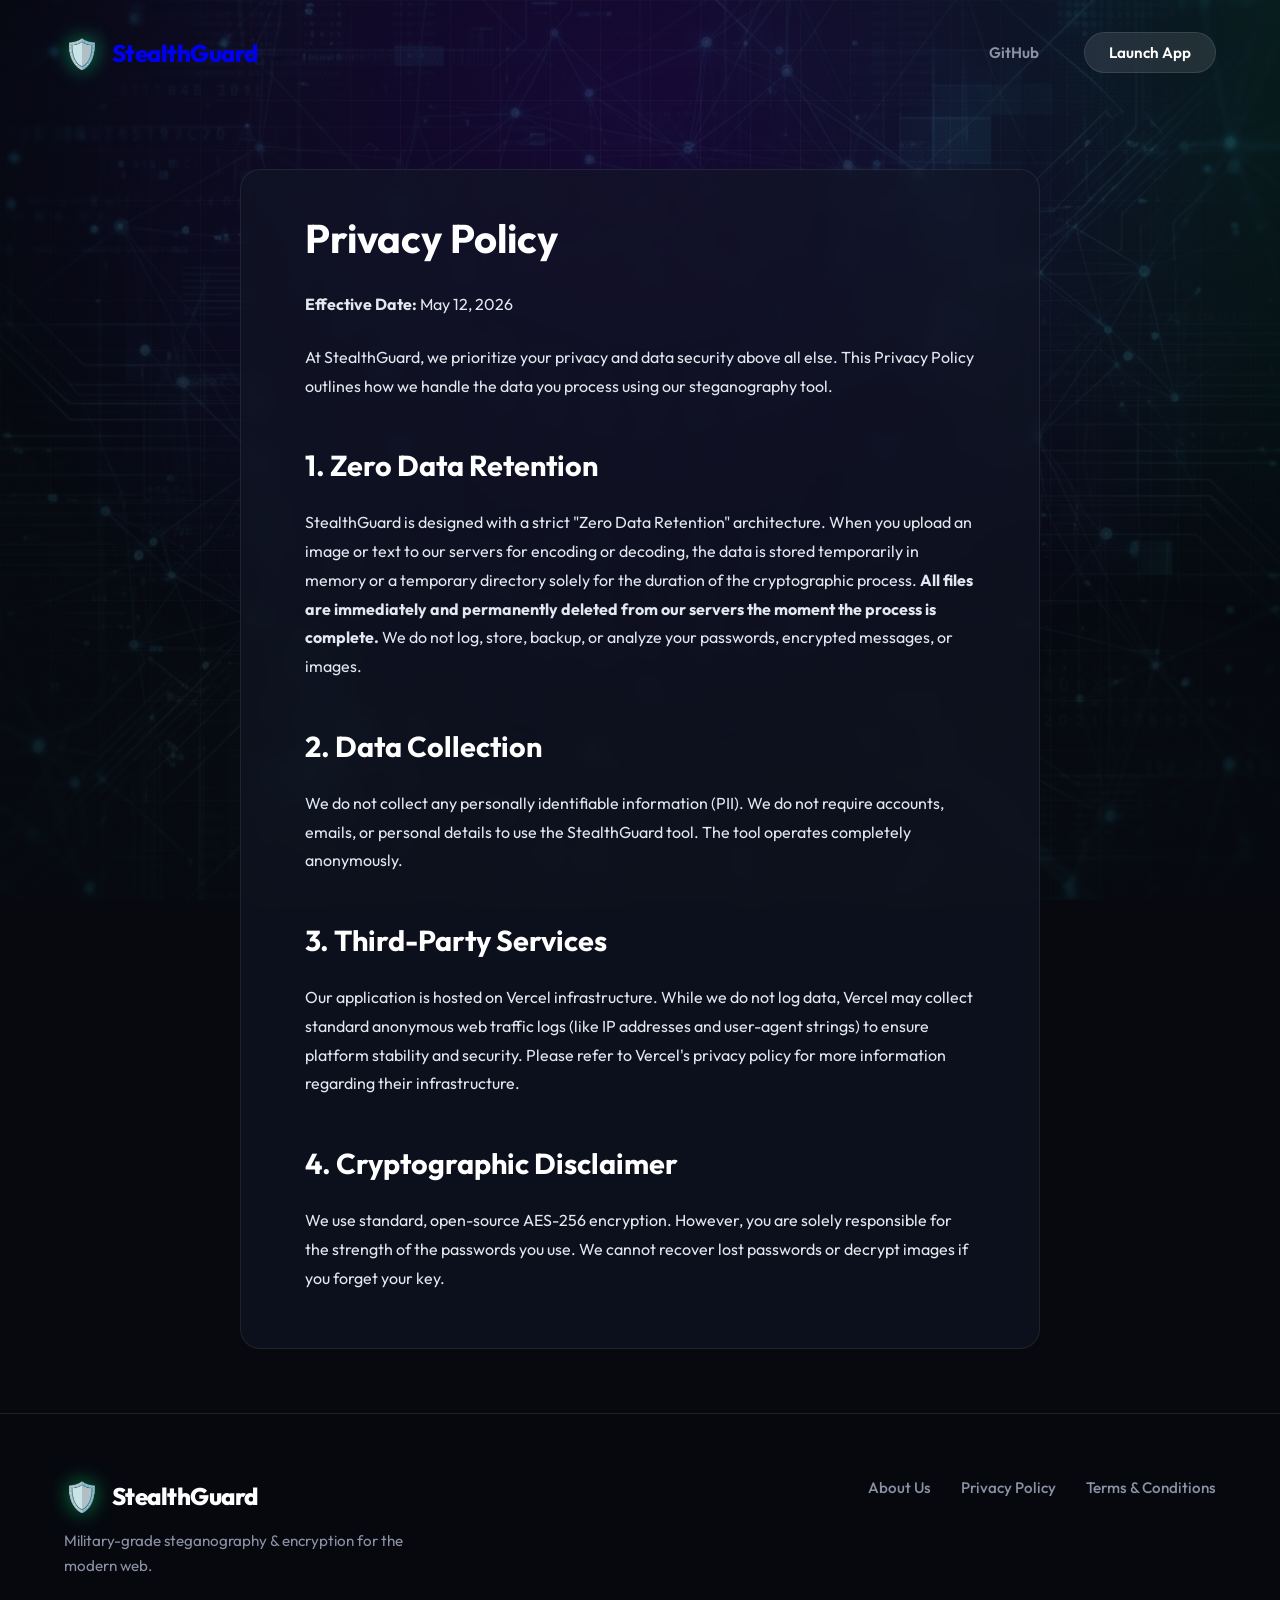
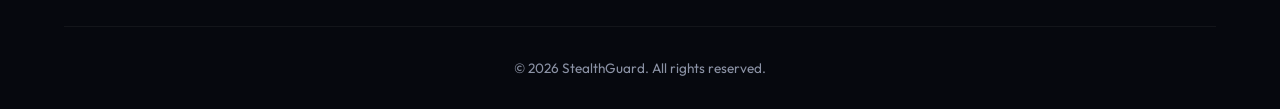
<file: templates/privacy.html>
<!DOCTYPE html>
<html lang="en">
<head>
    <meta charset="UTF-8">
    <meta name="viewport" content="width=device-width, initial-scale=1.0">
    <title>Privacy Policy | StealthGuard</title>
    <!-- Google Fonts -->
    <link href="https://fonts.googleapis.com/css2?family=Outfit:wght@300;400;600;800&family=JetBrains+Mono:wght@400;700&display=swap" rel="stylesheet">
    <link rel="stylesheet" href="/static/landing.css">
    <style>
        .page-content { max-width: 800px; margin: 4rem auto; padding: 2rem 5%; background: rgba(18, 22, 38, 0.6); border: 1px solid rgba(255, 255, 255, 0.08); border-radius: 20px; backdrop-filter: blur(10px); line-height: 1.8; color: #e2e8f0; }
        .page-content h1 { font-size: 2.5rem; margin-bottom: 1rem; color: #fff; }
        .page-content h2 { font-size: 1.8rem; margin-top: 2.5rem; margin-bottom: 1rem; color: #fff; }
        .page-content p { margin-bottom: 1.5rem; }
    </style>
</head>
<body>
    <div class="bg-gradient"></div>
    <div class="grid-overlay"></div>

    <nav class="navbar">
        <a href="/" style="text-decoration: none;" class="logo">
            <span class="logo-icon">🛡️</span>
            <span class="logo-text">StealthGuard</span>
        </a>
        <div class="nav-links">
            <a href="https://github.com/abhishek5356863-sketch/image-watermark" target="_blank" class="nav-btn secondary">GitHub</a>
            <a href="/app" class="nav-btn primary">Launch App</a>
        </div>
    </nav>

    <main class="page-content">
        <h1>Privacy Policy</h1>
        <p><strong>Effective Date:</strong> May 12, 2026</p>
        <p>At StealthGuard, we prioritize your privacy and data security above all else. This Privacy Policy outlines how we handle the data you process using our steganography tool.</p>
        
        <h2>1. Zero Data Retention</h2>
        <p>StealthGuard is designed with a strict "Zero Data Retention" architecture. When you upload an image or text to our servers for encoding or decoding, the data is stored temporarily in memory or a temporary directory solely for the duration of the cryptographic process. <strong>All files are immediately and permanently deleted from our servers the moment the process is complete.</strong> We do not log, store, backup, or analyze your passwords, encrypted messages, or images.</p>

        <h2>2. Data Collection</h2>
        <p>We do not collect any personally identifiable information (PII). We do not require accounts, emails, or personal details to use the StealthGuard tool. The tool operates completely anonymously.</p>

        <h2>3. Third-Party Services</h2>
        <p>Our application is hosted on Vercel infrastructure. While we do not log data, Vercel may collect standard anonymous web traffic logs (like IP addresses and user-agent strings) to ensure platform stability and security. Please refer to Vercel's privacy policy for more information regarding their infrastructure.</p>

        <h2>4. Cryptographic Disclaimer</h2>
        <p>We use standard, open-source AES-256 encryption. However, you are solely responsible for the strength of the passwords you use. We cannot recover lost passwords or decrypt images if you forget your key.</p>
    </main>

    <footer class="footer">
        <div class="footer-content">
            <div class="footer-brand">
                <div class="logo">
                    <span class="logo-icon">🛡️</span>
                    <span class="logo-text">StealthGuard</span>
                </div>
                <p class="footer-tagline">Military-grade steganography & encryption for the modern web.</p>
            </div>
            <div class="footer-links">
                <a href="/about">About Us</a>
                <a href="/privacy">Privacy Policy</a>
                <a href="/terms">Terms & Conditions</a>
            </div>
        </div>
        <div class="footer-bottom">
            <p>&copy; 2026 StealthGuard. All rights reserved.</p>
        </div>
    </footer>
</body>
</html>
</file>
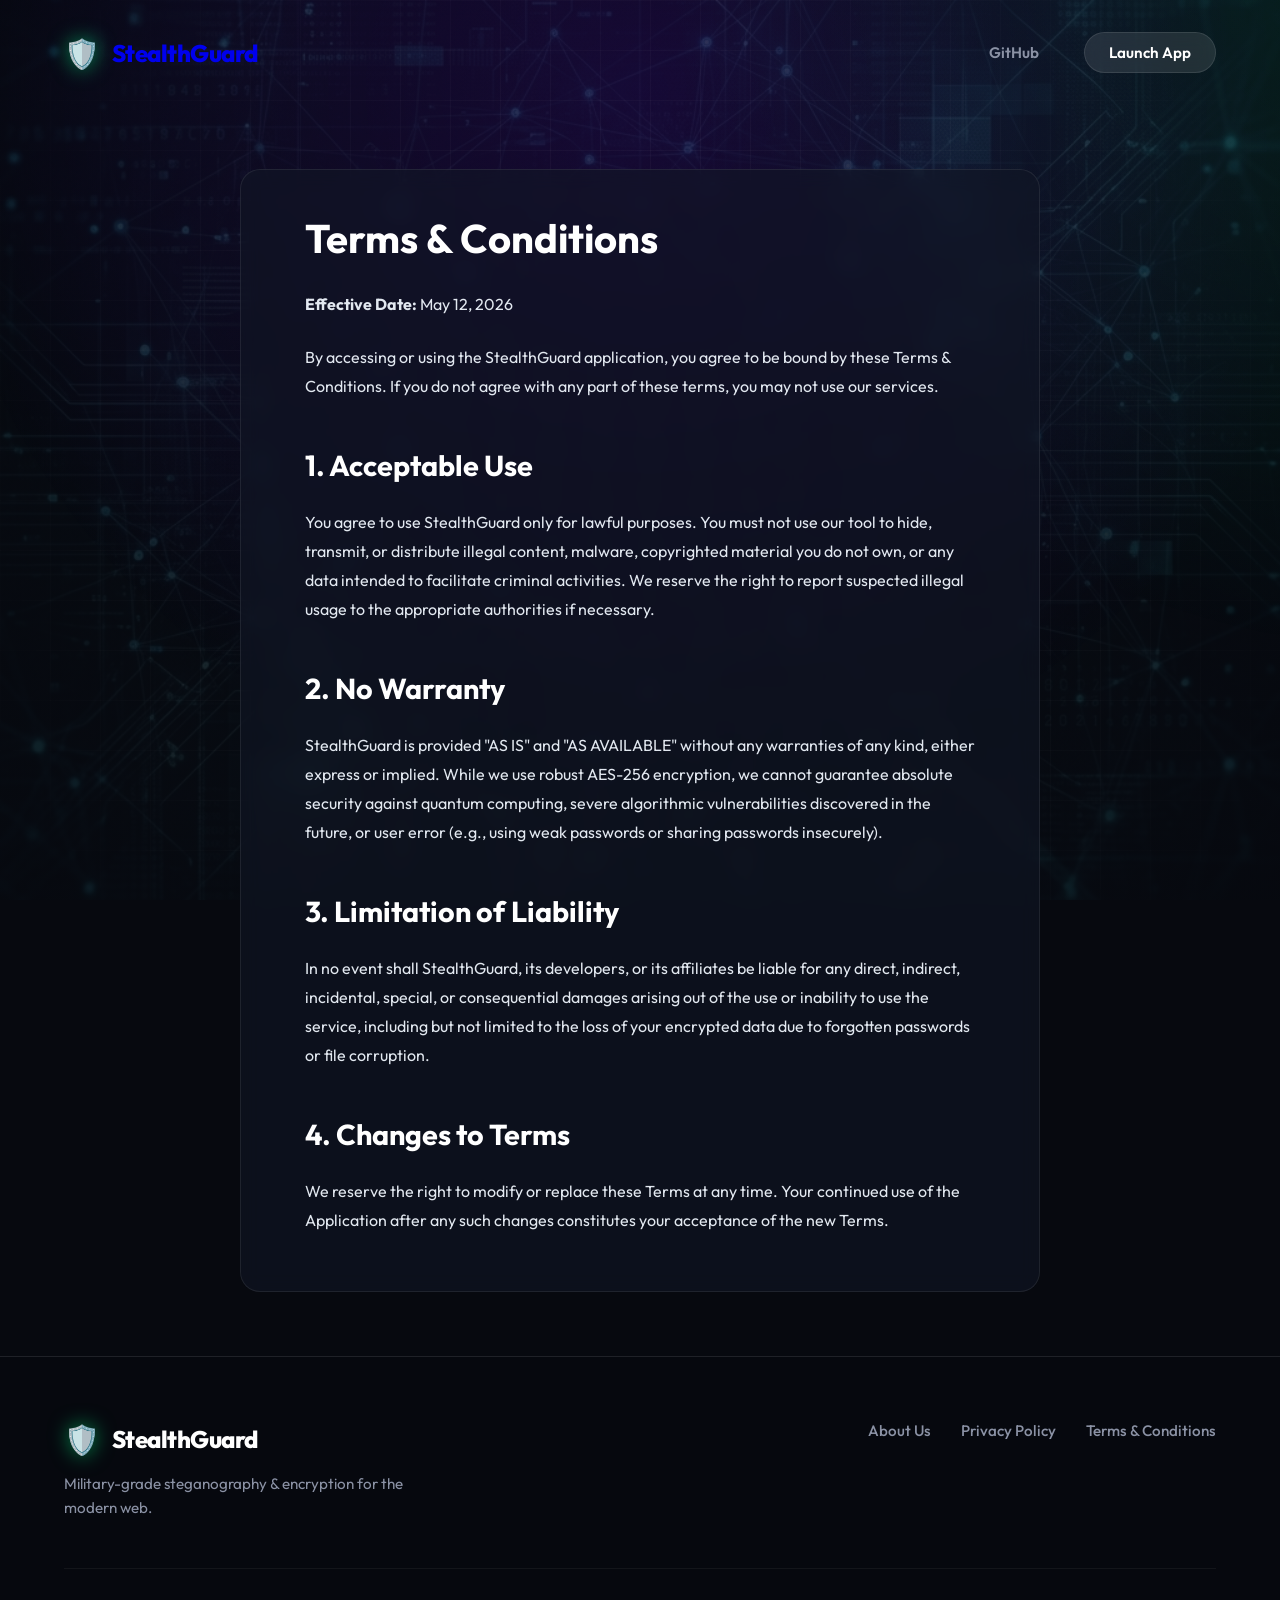
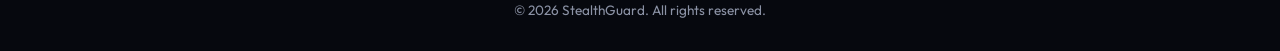
<file: templates/terms.html>
<!DOCTYPE html>
<html lang="en">
<head>
    <meta charset="UTF-8">
    <meta name="viewport" content="width=device-width, initial-scale=1.0">
    <title>Terms & Conditions | StealthGuard</title>
    <!-- Google Fonts -->
    <link href="https://fonts.googleapis.com/css2?family=Outfit:wght@300;400;600;800&family=JetBrains+Mono:wght@400;700&display=swap" rel="stylesheet">
    <link rel="stylesheet" href="/static/landing.css">
    <style>
        .page-content { max-width: 800px; margin: 4rem auto; padding: 2rem 5%; background: rgba(18, 22, 38, 0.6); border: 1px solid rgba(255, 255, 255, 0.08); border-radius: 20px; backdrop-filter: blur(10px); line-height: 1.8; color: #e2e8f0; }
        .page-content h1 { font-size: 2.5rem; margin-bottom: 1rem; color: #fff; }
        .page-content h2 { font-size: 1.8rem; margin-top: 2.5rem; margin-bottom: 1rem; color: #fff; }
        .page-content p { margin-bottom: 1.5rem; }
    </style>
</head>
<body>
    <div class="bg-gradient"></div>
    <div class="grid-overlay"></div>

    <nav class="navbar">
        <a href="/" style="text-decoration: none;" class="logo">
            <span class="logo-icon">🛡️</span>
            <span class="logo-text">StealthGuard</span>
        </a>
        <div class="nav-links">
            <a href="https://github.com/abhishek5356863-sketch/image-watermark" target="_blank" class="nav-btn secondary">GitHub</a>
            <a href="/app" class="nav-btn primary">Launch App</a>
        </div>
    </nav>

    <main class="page-content">
        <h1>Terms & Conditions</h1>
        <p><strong>Effective Date:</strong> May 12, 2026</p>
        <p>By accessing or using the StealthGuard application, you agree to be bound by these Terms & Conditions. If you do not agree with any part of these terms, you may not use our services.</p>
        
        <h2>1. Acceptable Use</h2>
        <p>You agree to use StealthGuard only for lawful purposes. You must not use our tool to hide, transmit, or distribute illegal content, malware, copyrighted material you do not own, or any data intended to facilitate criminal activities. We reserve the right to report suspected illegal usage to the appropriate authorities if necessary.</p>

        <h2>2. No Warranty</h2>
        <p>StealthGuard is provided "AS IS" and "AS AVAILABLE" without any warranties of any kind, either express or implied. While we use robust AES-256 encryption, we cannot guarantee absolute security against quantum computing, severe algorithmic vulnerabilities discovered in the future, or user error (e.g., using weak passwords or sharing passwords insecurely).</p>

        <h2>3. Limitation of Liability</h2>
        <p>In no event shall StealthGuard, its developers, or its affiliates be liable for any direct, indirect, incidental, special, or consequential damages arising out of the use or inability to use the service, including but not limited to the loss of your encrypted data due to forgotten passwords or file corruption.</p>

        <h2>4. Changes to Terms</h2>
        <p>We reserve the right to modify or replace these Terms at any time. Your continued use of the Application after any such changes constitutes your acceptance of the new Terms.</p>
    </main>

    <footer class="footer">
        <div class="footer-content">
            <div class="footer-brand">
                <div class="logo">
                    <span class="logo-icon">🛡️</span>
                    <span class="logo-text">StealthGuard</span>
                </div>
                <p class="footer-tagline">Military-grade steganography & encryption for the modern web.</p>
            </div>
            <div class="footer-links">
                <a href="/about">About Us</a>
                <a href="/privacy">Privacy Policy</a>
                <a href="/terms">Terms & Conditions</a>
            </div>
        </div>
        <div class="footer-bottom">
            <p>&copy; 2026 StealthGuard. All rights reserved.</p>
        </div>
    </footer>
</body>
</html>
</file>
<file: static/landing.css>
:root {
    --bg-dark: #07090f;
    --primary: #00ff88;
    --primary-glow: rgba(0, 255, 136, 0.5);
    --secondary: #7000ff;
    --text-main: #ffffff;
    --text-muted: #8b92a5;
    --card-bg: rgba(20, 23, 38, 0.6);
    --border: rgba(255, 255, 255, 0.1);
    --transition: all 0.4s cubic-bezier(0.25, 0.8, 0.25, 1);
}

* {
    margin: 0;
    padding: 0;
    box-sizing: border-box;
}

body {
    font-family: 'Outfit', sans-serif;
    background-color: var(--bg-dark);
    background-image: 
        linear-gradient(rgba(7, 9, 15, 0.8), rgba(7, 9, 15, 0.9)),
        url('/static/bg.png');
    background-size: cover;
    background-position: center;
    background-attachment: fixed;
    color: var(--text-main);
    min-height: 100vh;
    overflow-x: hidden;
    position: relative;
}

/* Background Effects */
.bg-gradient {
    position: fixed;
    top: -50%;
    left: -50%;
    width: 200%;
    height: 200%;
    background: 
        radial-gradient(circle at 50% 30%, rgba(112, 0, 255, 0.15) 0%, transparent 40%),
        radial-gradient(circle at 80% 20%, rgba(0, 255, 136, 0.1) 0%, transparent 30%);
    z-index: -2;
    animation: rotateBg 30s linear infinite;
}

.grid-overlay {
    position: fixed;
    top: 0;
    left: 0;
    width: 100vw;
    height: 100vh;
    background-image: 
        linear-gradient(to right, rgba(255,255,255,0.03) 1px, transparent 1px),
        linear-gradient(to bottom, rgba(255,255,255,0.03) 1px, transparent 1px);
    background-size: 50px 50px;
    z-index: -1;
    mask-image: radial-gradient(circle at center, black 40%, transparent 100%);
    -webkit-mask-image: radial-gradient(circle at center, black 40%, transparent 100%);
}

@keyframes rotateBg {
    from { transform: rotate(0deg); }
    to { transform: rotate(360deg); }
}

/* Navbar */
.navbar {
    display: flex;
    justify-content: space-between;
    align-items: center;
    padding: 2rem 5%;
    max-width: 1400px;
    margin: 0 auto;
}

.logo {
    display: flex;
    align-items: center;
    gap: 12px;
    font-size: 1.5rem;
    font-weight: 800;
    letter-spacing: -0.5px;
}

.logo-icon {
    font-size: 1.8rem;
    filter: drop-shadow(0 0 10px var(--primary-glow));
}

.nav-links {
    display: flex;
    gap: 20px;
    align-items: center;
}

.nav-btn {
    text-decoration: none;
    padding: 10px 24px;
    border-radius: 50px;
    font-weight: 600;
    font-size: 0.95rem;
    transition: var(--transition);
}

.nav-btn.secondary {
    color: var(--text-muted);
    border: 1px solid transparent;
}

.nav-btn.secondary:hover {
    color: var(--text-main);
    border-color: var(--border);
    background: rgba(255,255,255,0.05);
}

.nav-btn.primary {
    background: rgba(255, 255, 255, 0.1);
    color: var(--text-main);
    border: 1px solid var(--border);
    backdrop-filter: blur(10px);
}

.nav-btn.primary:hover {
    background: var(--text-main);
    color: var(--bg-dark);
}

/* Hero Section */
.hero {
    max-width: 1200px;
    margin: 0 auto;
    padding: 6rem 5% 4rem;
    display: flex;
    flex-direction: column;
    align-items: center;
    text-align: center;
}

.hero-content {
    max-width: 900px;
    animation: fadeUp 1s cubic-bezier(0.2, 0.8, 0.2, 1) forwards;
}

@keyframes fadeUp {
    from { opacity: 0; transform: translateY(40px); }
    to { opacity: 1; transform: translateY(0); }
}

.badge {
    display: inline-block;
    padding: 8px 16px;
    background: rgba(112, 0, 255, 0.15);
    border: 1px solid rgba(112, 0, 255, 0.3);
    color: #b886ff;
    border-radius: 50px;
    font-size: 0.85rem;
    font-weight: 600;
    letter-spacing: 1px;
    text-transform: uppercase;
    margin-bottom: 2rem;
    font-family: 'JetBrains Mono', monospace;
}

.hero-title {
    font-size: clamp(3rem, 6vw, 5rem);
    line-height: 1.1;
    font-weight: 800;
    margin-bottom: 1.5rem;
    letter-spacing: -2px;
}

.gradient-text {
    background: linear-gradient(135deg, var(--primary), #00b3ff);
    -webkit-background-clip: text;
    -webkit-text-fill-color: transparent;
    display: inline-block;
}

.hero-subtitle {
    font-size: clamp(1.1rem, 2vw, 1.25rem);
    color: var(--text-muted);
    line-height: 1.7;
    margin-bottom: 3rem;
    max-width: 700px;
    margin-left: auto;
    margin-right: auto;
}

/* Call to action */
.btn-glow {
    display: inline-flex;
    align-items: center;
    gap: 12px;
    background: var(--primary);
    color: #000;
    padding: 18px 40px;
    border-radius: 50px;
    font-size: 1.1rem;
    font-weight: 700;
    text-decoration: none;
    transition: var(--transition);
    box-shadow: 0 10px 30px var(--primary-glow);
    position: relative;
    overflow: hidden;
}

.btn-glow::before {
    content: '';
    position: absolute;
    top: 0;
    left: -100%;
    width: 100%;
    height: 100%;
    background: linear-gradient(90deg, transparent, rgba(255,255,255,0.4), transparent);
    transition: var(--transition);
}

.btn-glow:hover {
    transform: translateY(-3px) scale(1.02);
    box-shadow: 0 15px 40px rgba(0, 255, 136, 0.6);
}

.btn-glow:hover::before {
    left: 100%;
    transition: 0.6s;
}

.arrow {
    transition: transform 0.3s ease;
}

.btn-glow:hover .arrow {
    transform: translateX(5px);
}

/* Features Grid */
.features-grid {
    display: grid;
    grid-template-columns: repeat(auto-fit, minmax(250px, 1fr));
    gap: 30px;
    margin-top: 5rem;
    text-align: left;
}

.feature-card {
    background: var(--card-bg);
    border: 1px solid var(--border);
    padding: 30px;
    border-radius: 20px;
    backdrop-filter: blur(10px);
    transition: var(--transition);
}

.feature-card:hover {
    transform: translateY(-10px);
    border-color: rgba(112, 0, 255, 0.4);
    box-shadow: 0 20px 40px rgba(0,0,0,0.4);
}

.feature-icon {
    font-size: 2.5rem;
    margin-bottom: 20px;
}

.feature-card h3 {
    font-size: 1.3rem;
    margin-bottom: 15px;
    font-weight: 600;
}

.feature-card p {
    color: var(--text-muted);
    font-size: 0.95rem;
    line-height: 1.6;
}

/* Responsive */
@media (max-width: 768px) {
    .navbar {
        flex-direction: column;
        gap: 20px;
        padding: 1.5rem;
    }
    .hero {
        padding: 3rem 5% 2rem;
    }
    .footer-content {
        flex-direction: column;
        align-items: center;
        text-align: center;
        gap: 30px;
    }
    .footer-links {
        justify-content: center;
    }
}

/* Footer */
.footer {
    border-top: 1px solid var(--border);
    background: rgba(7, 9, 15, 0.95);
    padding: 4rem 5% 2rem;
    margin-top: 4rem;
}

.footer-content {
    max-width: 1400px;
    margin: 0 auto;
    display: flex;
    justify-content: space-between;
    align-items: flex-start;
    flex-wrap: wrap;
    gap: 2rem;
    margin-bottom: 3rem;
}

.footer-brand {
    max-width: 350px;
}

.footer-tagline {
    margin-top: 15px;
    color: var(--text-muted);
    font-size: 0.95rem;
    line-height: 1.6;
}

.footer-links {
    display: flex;
    gap: 30px;
    flex-wrap: wrap;
}

.footer-links a {
    color: var(--text-muted);
    text-decoration: none;
    font-size: 0.95rem;
    font-weight: 500;
    transition: var(--transition);
}

.footer-links a:hover {
    color: var(--primary);
}

.footer-bottom {
    max-width: 1400px;
    margin: 0 auto;
    border-top: 1px solid rgba(255,255,255,0.05);
    padding-top: 2rem;
    text-align: center;
    color: var(--text-muted);
    font-size: 0.85rem;
}
</file>
